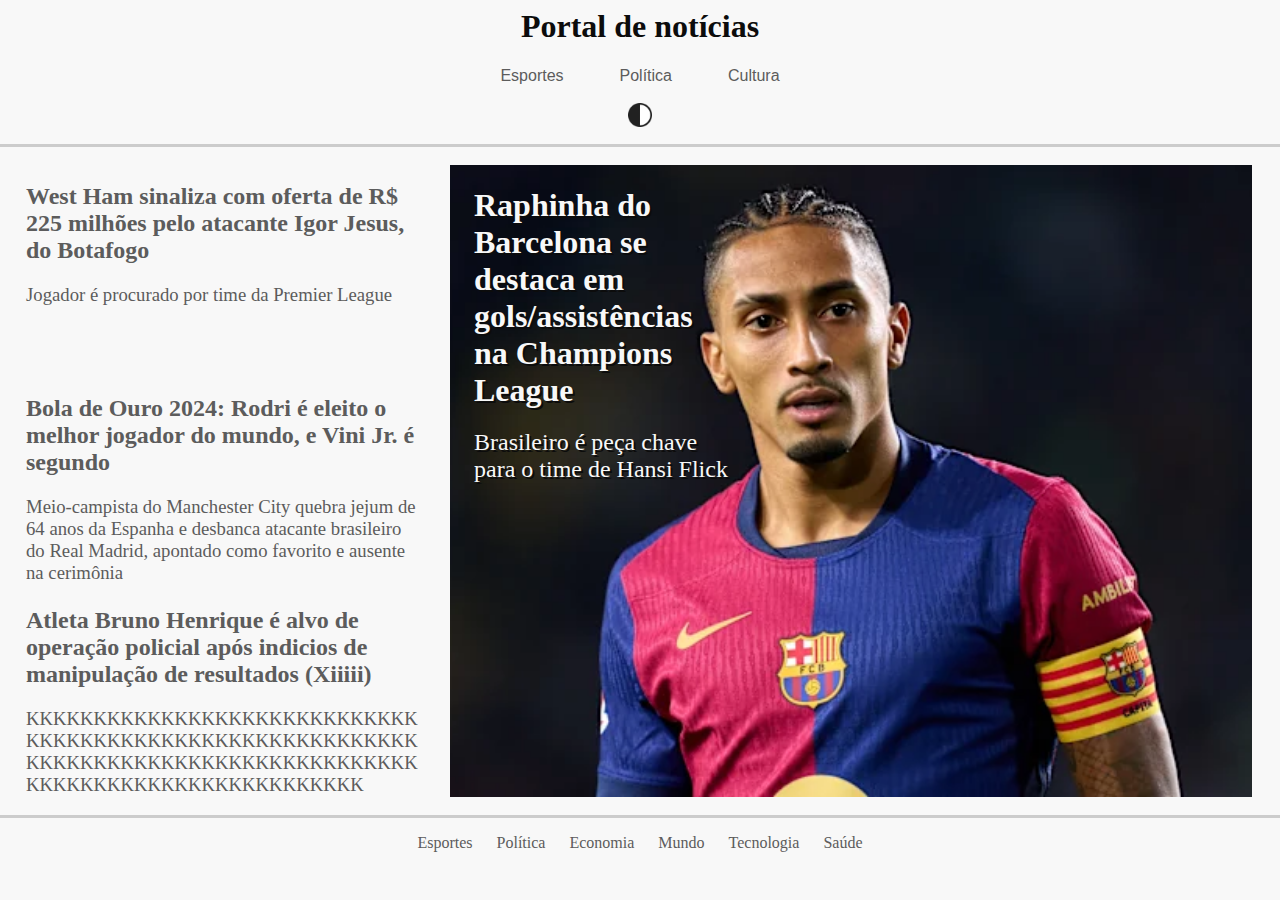
<file: index.html>
<html>

<head>
    <title>
        Site de Noticias
    </title>

    <link rel="stylesheet" href="style.css">
</head>

<body>
    <header>
        <a href="index.html" , style="margin: 0;">
            <h1 style="color: var(--texto);"> Portal de notícias </h1>
        </a>
        <p>
        <table>
            <tc> 
                <button class="btn_invisivel" id="btnEsportes">
                    <a>Esportes</a> 
                </button>
            </tc>

            <tc> 
                <button class="btn_invisivel" id="btnPolítica">
                    <a>Política</a> 
                </button>
            </tc>

            <tc> 
                <button class="btn_invisivel" id="btnCultura">
                    <a>Cultura</a>
                </button>
            </tc>
        </table>
        </p>

        <p>
            <button class="btn_invisivel" id="btnModoNoturno">
                <img src="imagens/darkmode.png" alt="Ativar modo noturno" width="24px">
            </button>
        </p>
    </header>
    <p>
    <div class="destaques">
        <a href="noticia/igor_jesus.html">
            <div id="noticia1" class="card-vertical-destaque" style="grid-area: esquerda-baixo">
                <h2 id="titulo1">West Ham sinaliza com oferta de R$ 225 milhões pelo atacante Igor Jesus, do Botafogo</h2>
                <h3 id="subtitulo1">
                    Jogador é procurado por time da Premier League
                </h3>
            </div>
        </a>
        <a href="noticia/bola_de_ouro_2024.html">
            <div id="noticia2" class="card-vertical-destaque" style="grid-area: esquerda-meio">
                <h2 id="titulo2">Bola de Ouro 2024: Rodri é eleito o melhor jogador do mundo, e Vini Jr. é segundo</h2>
                <h3 id="subtitulo2">
                    Meio-campista do Manchester City quebra jejum de 64 anos da Espanha e desbanca atacante brasileiro do
                    Real Madrid,
                    apontado como favorito e ausente na cerimônia
                </h3>
            </div>
        </a>
        <a href="noticia/bruno_henrique.html">
            <div id="noticia3" class="card-vertical-destaque" style="grid-area: esquerda-cima">
                <h2 id="titulo3">Atleta Bruno Henrique é alvo de operação policial após indicios de manipulação de
                    resultados
                    (Xiiiii)</h2>
                <h3 id="subtitulo3">
                    KKKKKKKKKKKKKKKKKKKKKKKKKKKKKKKKKKKKKKKKKKKKKKKKKKKKKKKKKKKKKKKKKKKKKKKKKKKKKKKKKKKKKKKKKKKKKKKKKKKKKKKKKKKKKKKK
                </h3>
            </div>
        </a>
        <div class="card-vertical-destaque-central">
            <a href="noticia/raphinha.html">
                <div class="titulo-destaque">
                    <h1 id="titulo4">Raphinha do Barcelona se destaca em gols/assistências na Champions League</h1>
                    <h2 id="subtitulo4">
                        Brasileiro é peça chave para o time de Hansi Flick
                    </h2>
                </div>
                <img id="imagem-destaque" src="imagens/raphinha.webp" alt="Card Image">
    
            </a>
        </div>
    </div>
    </p>

    <footer>
        <p>
        <table>
            <tc> <a href="index.html">Esportes</a></tc>
            <tc> <a href="index.html">Política</a></tc>
            <tc> <a href="index.html">Economia</a></tc>
            <tc> <a href="index.html">Mundo</a></tc>
            <tc> <a href="index.html">Tecnologia</a></tc>
            <tc> <a href="index.html">Saúde</a></tc>
        </table>
        </p>

    </footer>

    <script src="index.js"></script>
</body>

</html>
</file>
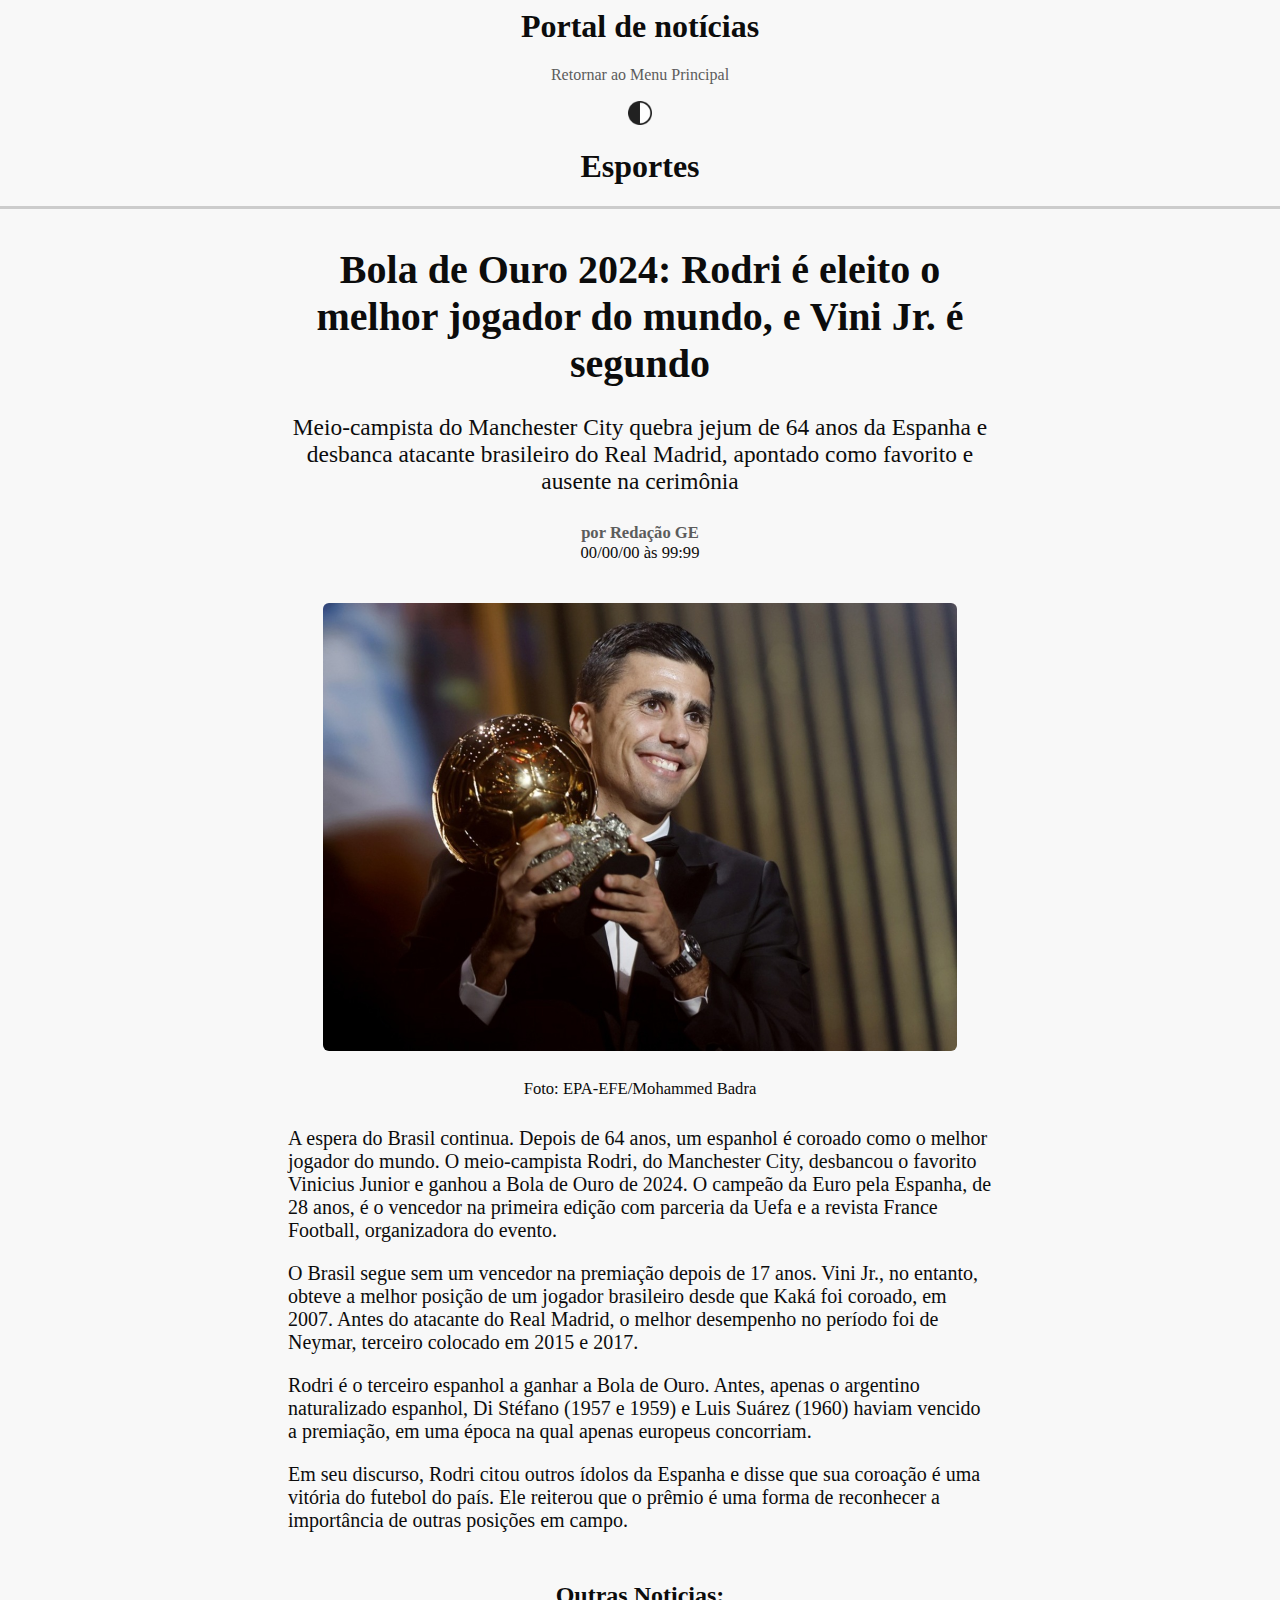
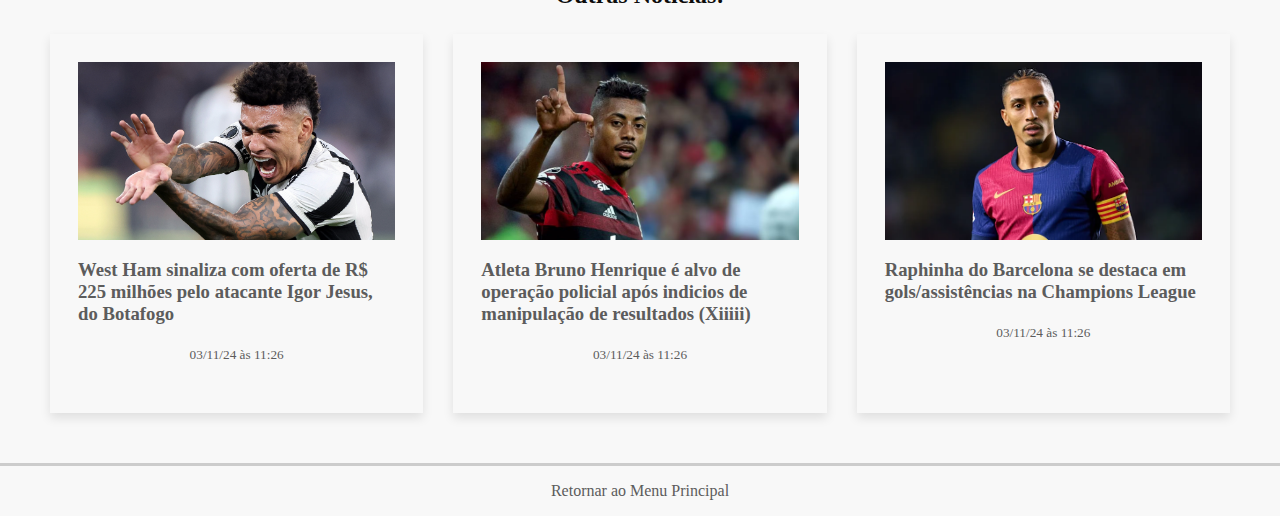
<file: noticia/bola_de_ouro_2024.html>
<html>

<head>
    <title>
        Site de Noticias
    </title>

    <link rel="stylesheet" href="../style.css">
</head>

<body>
    <header>
        <a href="../index.html", style="margin: 0;">
            <h1 style="color: var(--texto);"> Portal de notícias </h1>
        </a>
        <p>
            <table>
                <tc> <a href="../index.html">Retornar ao Menu Principal</a></tc>
            </table>
        </p>

        <p>
            <button class="btn_invisivel" id="btnModoNoturno">
                <img src="../imagens/darkmode.png" alt="Ativar modo noturno" width="24px">
            </button>
        </p>
        <h1>Esportes</h1>


    </header>
    <div class="corpo">
        <p>
            <h1>
                Bola de Ouro 2024: Rodri é eleito o melhor jogador do mundo, e Vini Jr. é segundo
            </h1>
            <h3>
                Meio-campista do Manchester City quebra jejum de 64 anos da Espanha e desbanca atacante brasileiro do Real Madrid,
                apontado como favorito e ausente na cerimônia
            </h3>
            <h5>

                <a href="https://ge.globo.com/futebol/futebol-internacional/noticia/2024/10/28/bola-de-ouro-2024-rodri-e-melhor-jogador-do-mundo-e-vini-jr-e-segundo.ghtml">
                    <b>por Redação GE</b>
                </a>
                <br>
                00/00/00 às 99:99
            </h3>
        </p>
        <p>
            <img src="../imagens/rodri.jpg">
            <h5>Foto: EPA-EFE/Mohammed Badra</h5>
        </p>
        <p>
            A espera do Brasil continua. Depois de 64 anos, um espanhol é coroado como o melhor jogador do mundo. O meio-campista
            Rodri, do Manchester City, desbancou o favorito Vinicius Junior e ganhou a Bola de Ouro de 2024. O campeão da Euro pela
            Espanha, de 28 anos, é o vencedor na primeira edição com parceria da Uefa e a revista France Football, organizadora do
            evento.

        </p>
        <p>
            O Brasil segue sem um vencedor na premiação depois de 17 anos. Vini Jr., no entanto, obteve a melhor posição de um
            jogador brasileiro desde que Kaká foi coroado, em 2007. Antes do atacante do Real Madrid, o melhor desempenho no período
            foi de Neymar, terceiro colocado em 2015 e 2017.
        </p>
        <p>
            Rodri é o terceiro espanhol a ganhar a Bola de Ouro. Antes, apenas o argentino naturalizado espanhol, Di Stéfano (1957 e
            1959) e Luis Suárez (1960) haviam vencido a premiação, em uma época na qual apenas europeus concorriam.

        </p>
        <p>
            Em seu discurso, Rodri citou outros ídolos da Espanha e disse que sua coroação é uma vitória do futebol do país. Ele
            reiterou que o prêmio é uma forma de reconhecer a importância de outras posições em campo.
        </p>
    </div>
    <h2 style="font-weight: bold; margin-bottom: 0;">
        Outras Noticias:
    </h2>
    <div class="lista-card-horizontal">
        <a href="igor_jesus.html" class="card-vertical">
            <img src="../imagens/igor jesus.jpg" alt="Card Image">
            <h3>West Ham sinaliza com oferta de R$ 225 milhões pelo atacante Igor Jesus, do Botafogo</h3>
            <h5>03/11/24 às 11:26</h5>
        </a>
        <a href="bruno_henrique.html" class="card-vertical">
            <img src="../imagens/brunohenrique.png" alt="Card Image">
            <h3>Atleta Bruno Henrique é alvo de operação policial após indicios de manipulação de resultados (Xiiiii)</h3>
            <h5>03/11/24 às 11:26</h5>
        </a>
        <a href="raphinha.html" class="card-vertical">
            <img src="../imagens/raphinha.webp" alt="Card Image">
            <h3>Raphinha do Barcelona se destaca em gols/assistências na Champions League</h3>
            <h5>03/11/24 às 11:26</h5>
        </a>
    </div>
    <footer>
        <p>
            <table>
                <tc> <a href="../index.html">Retornar ao Menu Principal</a></tc>
            </table>
        </p>

    </footer>

    <script src="../index.js"></script>
</body>

</html>
</file>
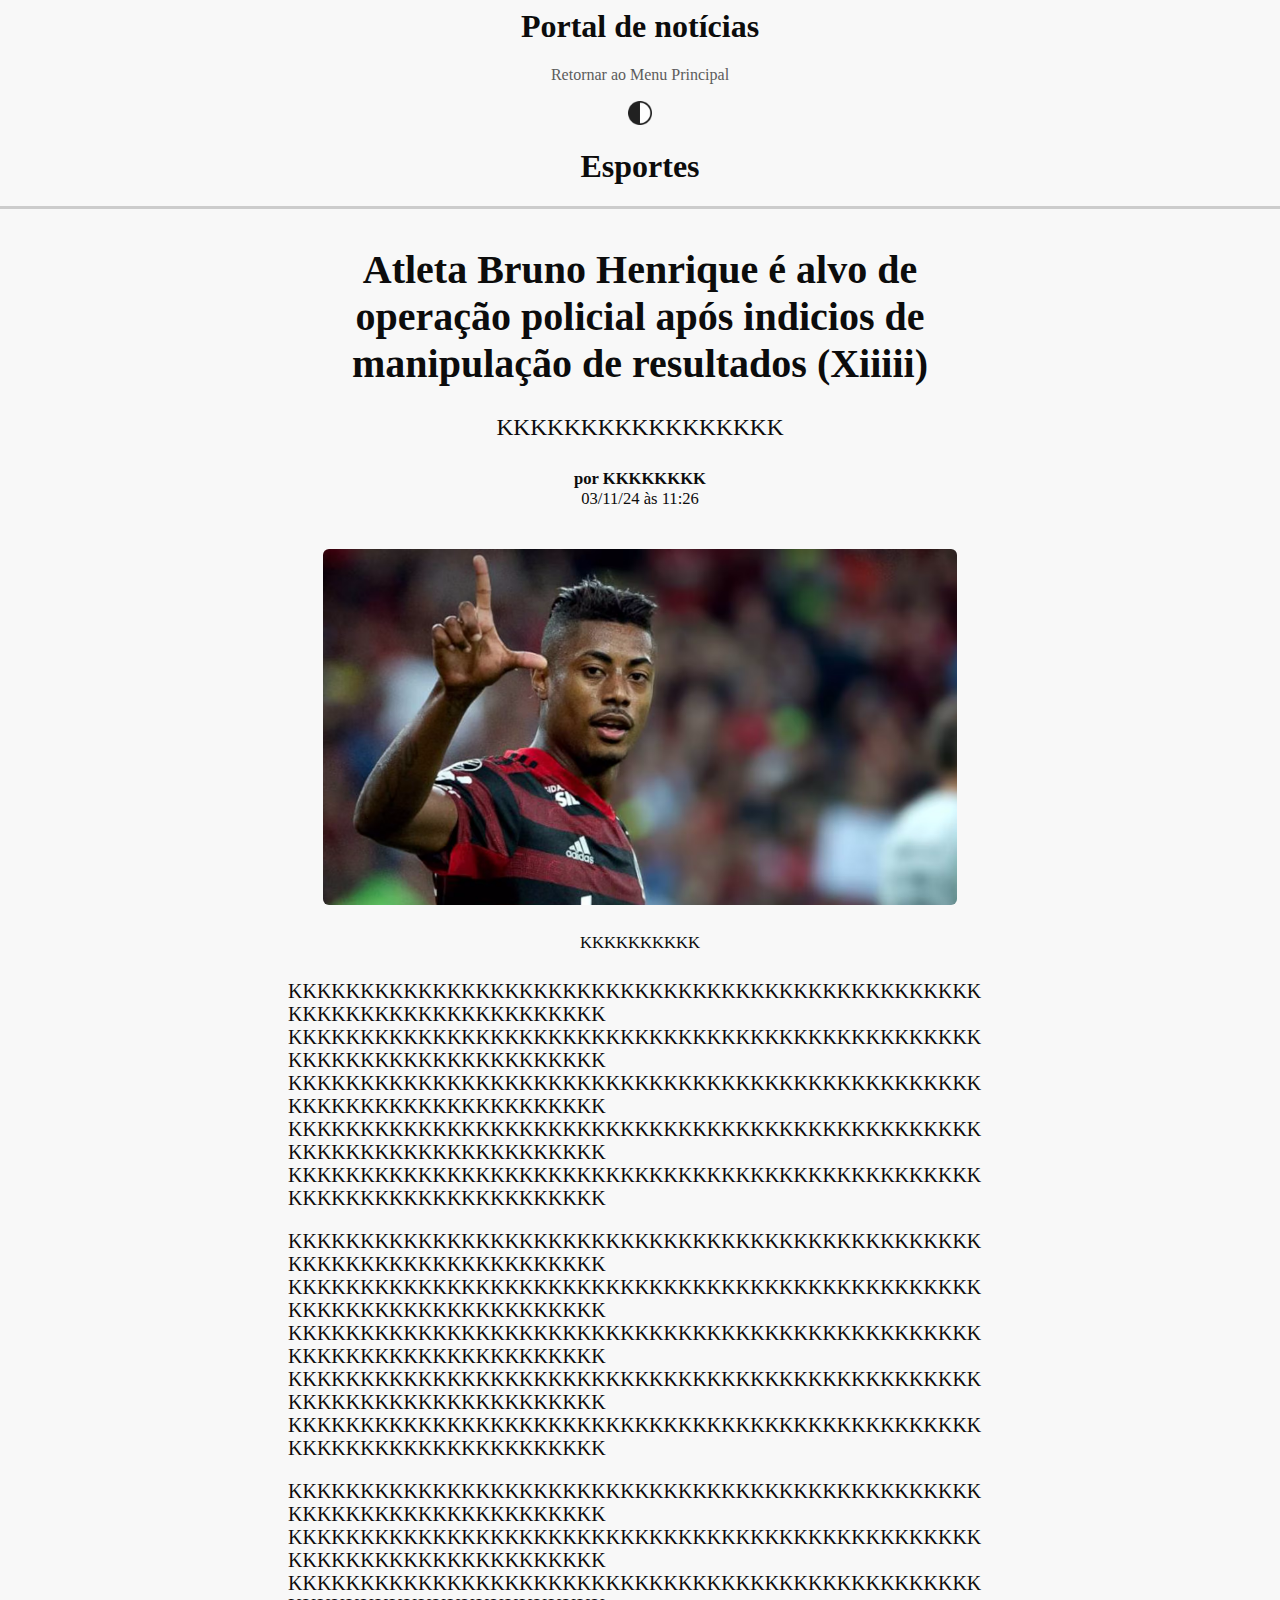
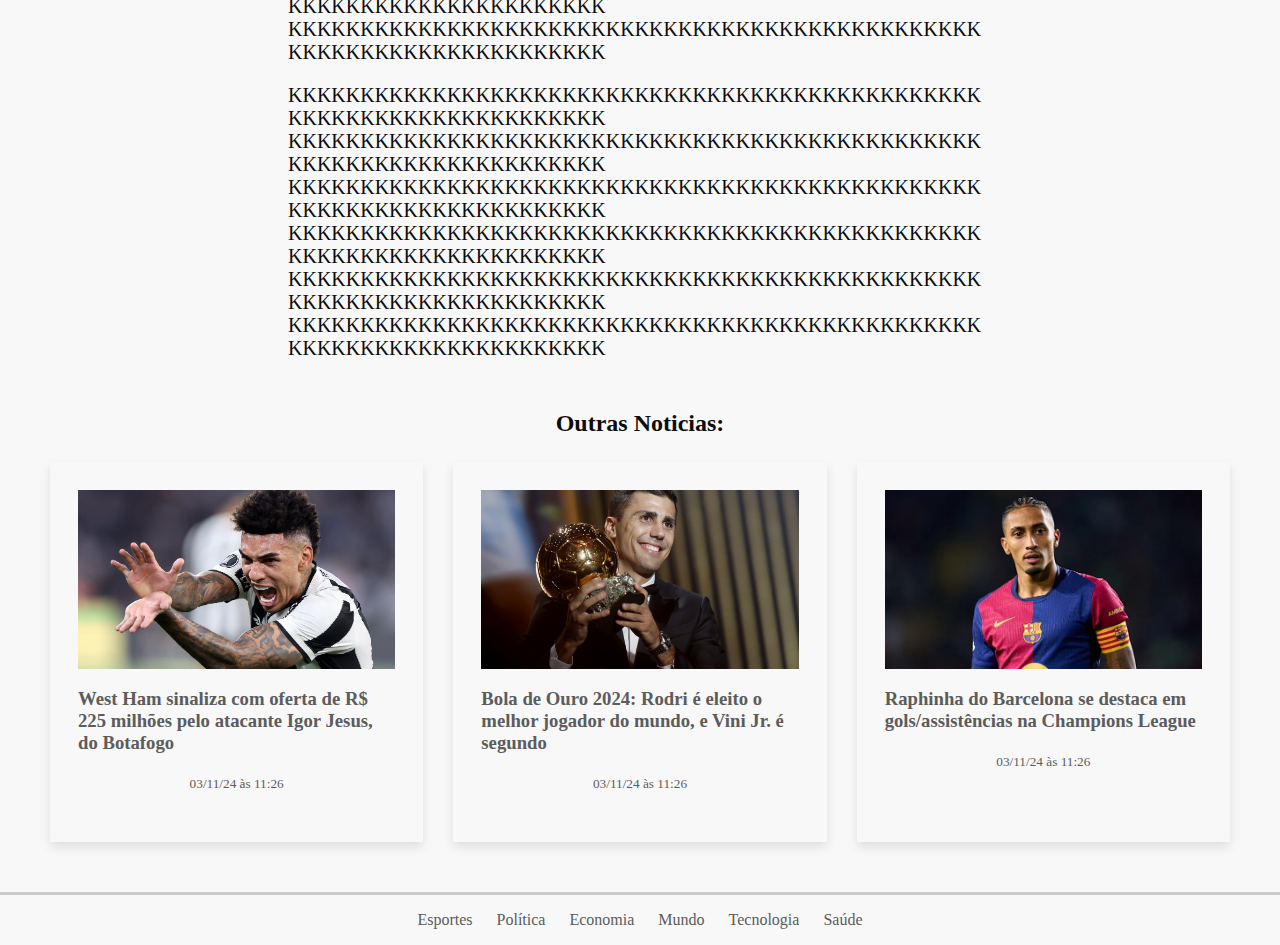
<file: noticia/bruno_henrique.html>
<html>

<head>
    <title>
        Site de Noticias
    </title>

    <link rel="stylesheet" href="../style.css">
</head>

<body>
    <header>
        <a href="../index.html", style="margin: 0;">
            <h1 style="color: var(--texto);"> Portal de notícias </h1>
        </a>
        <p>
            <table>
                <tc> <a href="../index.html">Retornar ao Menu Principal</a></tc>
            </table>
        </p>

        <p>
            <button class="btn_invisivel" id="btnModoNoturno">
                <img src="../imagens/darkmode.png" alt="Ativar modo noturno" width="24px">
            </button>
        </p>
        <h1>Esportes</h1>


    </header>
    <div class="corpo">
        <p>
            <h1>
                Atleta Bruno Henrique é alvo de operação policial após indicios de manipulação de resultados (Xiiiii)
            </h1>
            <h3>
                KKKKKKKKKKKKKKKKK
            </h3>
            <h5>
                <b>por KKKKKKKK</b>
                <br>
                03/11/24 às 11:26
            </h3>
        </p>
        <p>
            <img src="../imagens/brunohenrique.png">
            <h5>KKKKKKKKKK</h5>
        </p>
        <p>
            KKKKKKKKKKKKKKKKKKKKKKKKKKKKKKKKKKKKKKKKKKKKKKKKKKKKKKKKKKKKKKKKKKKKKK
            KKKKKKKKKKKKKKKKKKKKKKKKKKKKKKKKKKKKKKKKKKKKKKKKKKKKKKKKKKKKKKKKKKKKKK
            KKKKKKKKKKKKKKKKKKKKKKKKKKKKKKKKKKKKKKKKKKKKKKKKKKKKKKKKKKKKKKKKKKKKKK
            KKKKKKKKKKKKKKKKKKKKKKKKKKKKKKKKKKKKKKKKKKKKKKKKKKKKKKKKKKKKKKKKKKKKKK
            KKKKKKKKKKKKKKKKKKKKKKKKKKKKKKKKKKKKKKKKKKKKKKKKKKKKKKKKKKKKKKKKKKKKKK
        </p>
        <p>
            KKKKKKKKKKKKKKKKKKKKKKKKKKKKKKKKKKKKKKKKKKKKKKKKKKKKKKKKKKKKKKKKKKKKKK
            KKKKKKKKKKKKKKKKKKKKKKKKKKKKKKKKKKKKKKKKKKKKKKKKKKKKKKKKKKKKKKKKKKKKKK
            KKKKKKKKKKKKKKKKKKKKKKKKKKKKKKKKKKKKKKKKKKKKKKKKKKKKKKKKKKKKKKKKKKKKKK
            KKKKKKKKKKKKKKKKKKKKKKKKKKKKKKKKKKKKKKKKKKKKKKKKKKKKKKKKKKKKKKKKKKKKKK
            KKKKKKKKKKKKKKKKKKKKKKKKKKKKKKKKKKKKKKKKKKKKKKKKKKKKKKKKKKKKKKKKKKKKKK
        </p>
        <p>
            KKKKKKKKKKKKKKKKKKKKKKKKKKKKKKKKKKKKKKKKKKKKKKKKKKKKKKKKKKKKKKKKKKKKKK
            KKKKKKKKKKKKKKKKKKKKKKKKKKKKKKKKKKKKKKKKKKKKKKKKKKKKKKKKKKKKKKKKKKKKKK
            KKKKKKKKKKKKKKKKKKKKKKKKKKKKKKKKKKKKKKKKKKKKKKKKKKKKKKKKKKKKKKKKKKKKKK
            KKKKKKKKKKKKKKKKKKKKKKKKKKKKKKKKKKKKKKKKKKKKKKKKKKKKKKKKKKKKKKKKKKKKKK
        </p>
        <p>
            KKKKKKKKKKKKKKKKKKKKKKKKKKKKKKKKKKKKKKKKKKKKKKKKKKKKKKKKKKKKKKKKKKKKKK
            KKKKKKKKKKKKKKKKKKKKKKKKKKKKKKKKKKKKKKKKKKKKKKKKKKKKKKKKKKKKKKKKKKKKKK
            KKKKKKKKKKKKKKKKKKKKKKKKKKKKKKKKKKKKKKKKKKKKKKKKKKKKKKKKKKKKKKKKKKKKKK
            KKKKKKKKKKKKKKKKKKKKKKKKKKKKKKKKKKKKKKKKKKKKKKKKKKKKKKKKKKKKKKKKKKKKKK
            KKKKKKKKKKKKKKKKKKKKKKKKKKKKKKKKKKKKKKKKKKKKKKKKKKKKKKKKKKKKKKKKKKKKKK
            KKKKKKKKKKKKKKKKKKKKKKKKKKKKKKKKKKKKKKKKKKKKKKKKKKKKKKKKKKKKKKKKKKKKKK
        </p>
    </div>
    <h2 style="font-weight: bold; margin-bottom: 0;">
        Outras Noticias:
    </h2>
    <div class="lista-card-horizontal">
        <a href="igor_jesus.html" class="card-vertical">
            <img src="../imagens/igor jesus.jpg" alt="Card Image">
            <h3>West Ham sinaliza com oferta de R$ 225 milhões pelo atacante Igor Jesus, do Botafogo</h3>
            <h5>03/11/24 às 11:26</h5>
        </a>
        <a href="bola_de_ouro_2024.html" class="card-vertical">
            <img src="../imagens/rodri.jpg" alt="Card Image">
            <h3>Bola de Ouro 2024: Rodri é eleito o melhor jogador do mundo, e Vini Jr. é segundo</h3>
            <h5>03/11/24 às 11:26</h5>
        </a>
        <a href="raphinha.html" class="card-vertical">
            <img src="../imagens/raphinha.webp" alt="Card Image">
            <h3>Raphinha do Barcelona se destaca em gols/assistências na Champions League</h3>
            <h5>03/11/24 às 11:26</h5>
        </a>
    </div>
    <footer>
        <p>
        <table>
            <tc> <a href="../index.html">Esportes</a></tc>
            <tc> <a href="../index.html">Política</a></tc>
            <tc> <a href="../index.html">Economia</a></tc>
            <tc> <a href="../index.html">Mundo</a></tc>
            <tc> <a href="../index.html">Tecnologia</a></tc>
            <tc> <a href="../index.html">Saúde</a></tc>
        </table>
        </p>

    </footer>

    <script src="../index.js"></script>
</body>

</html>
</file>
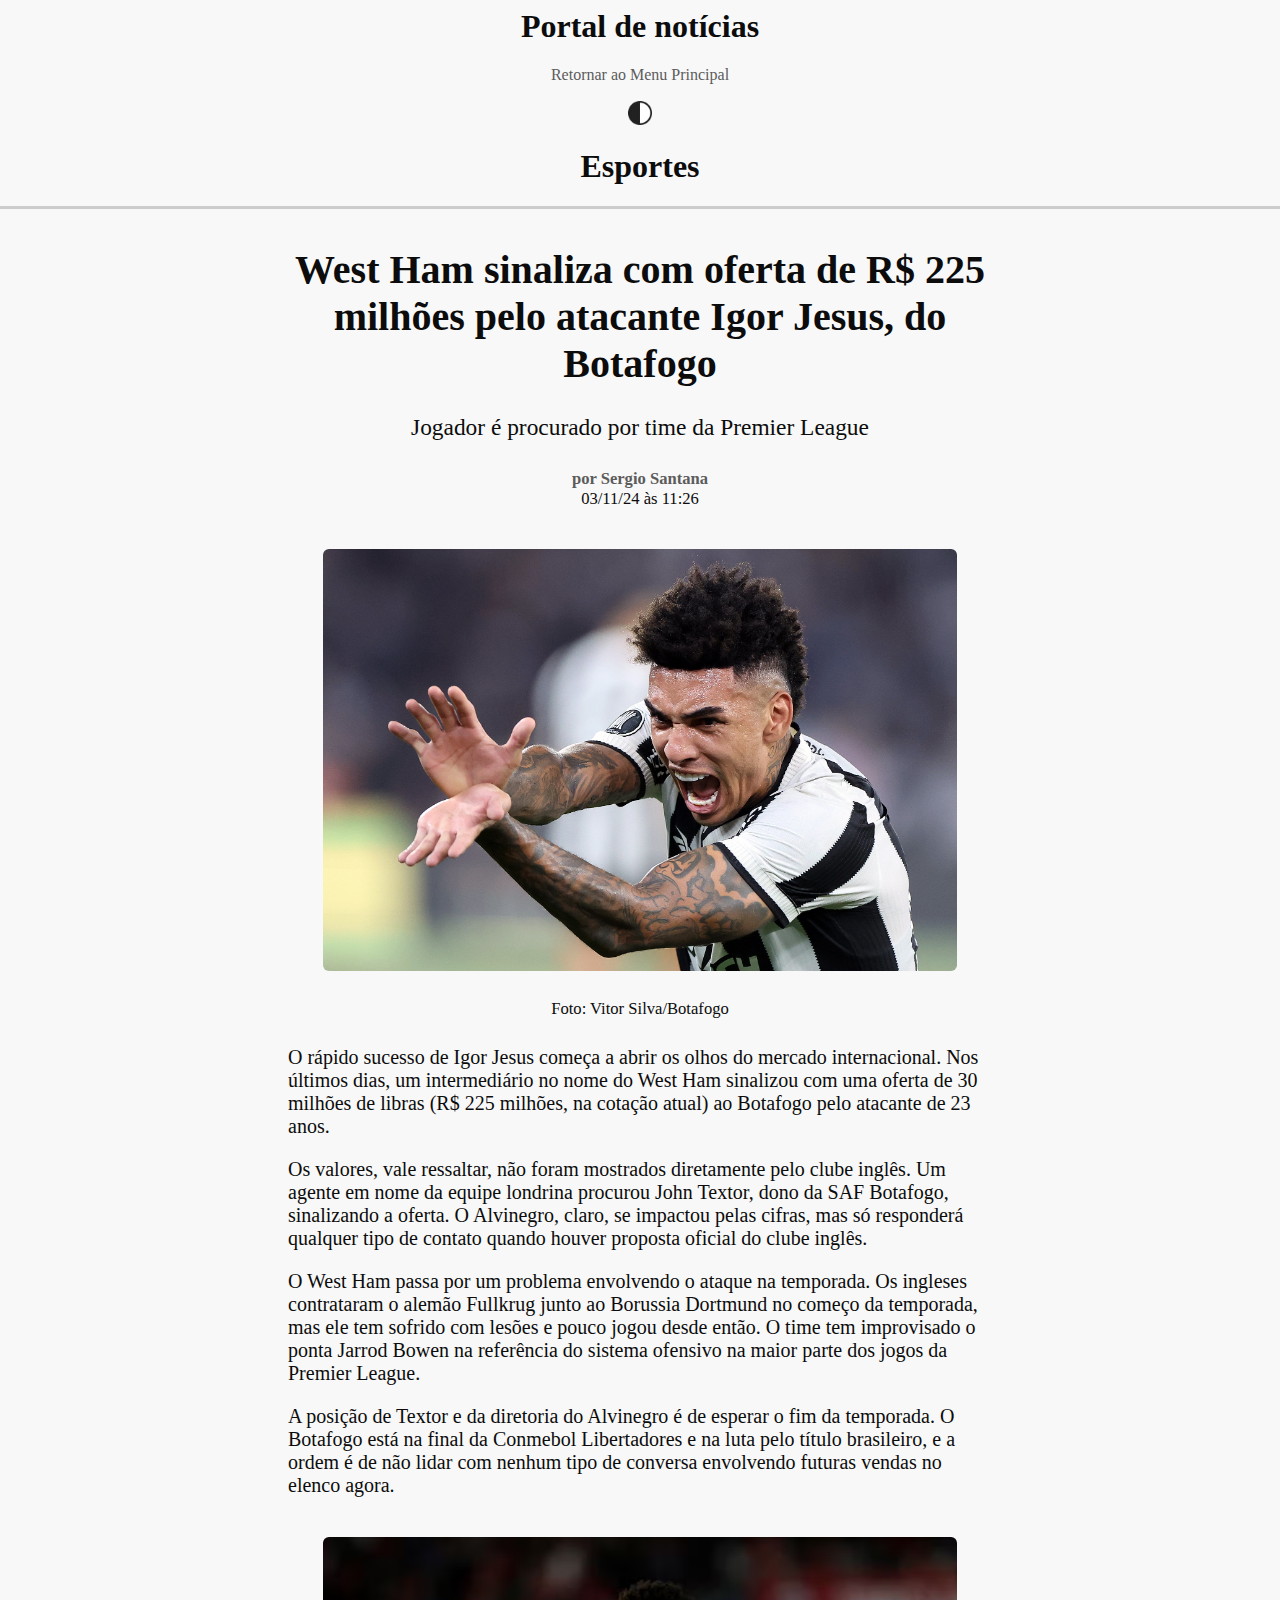
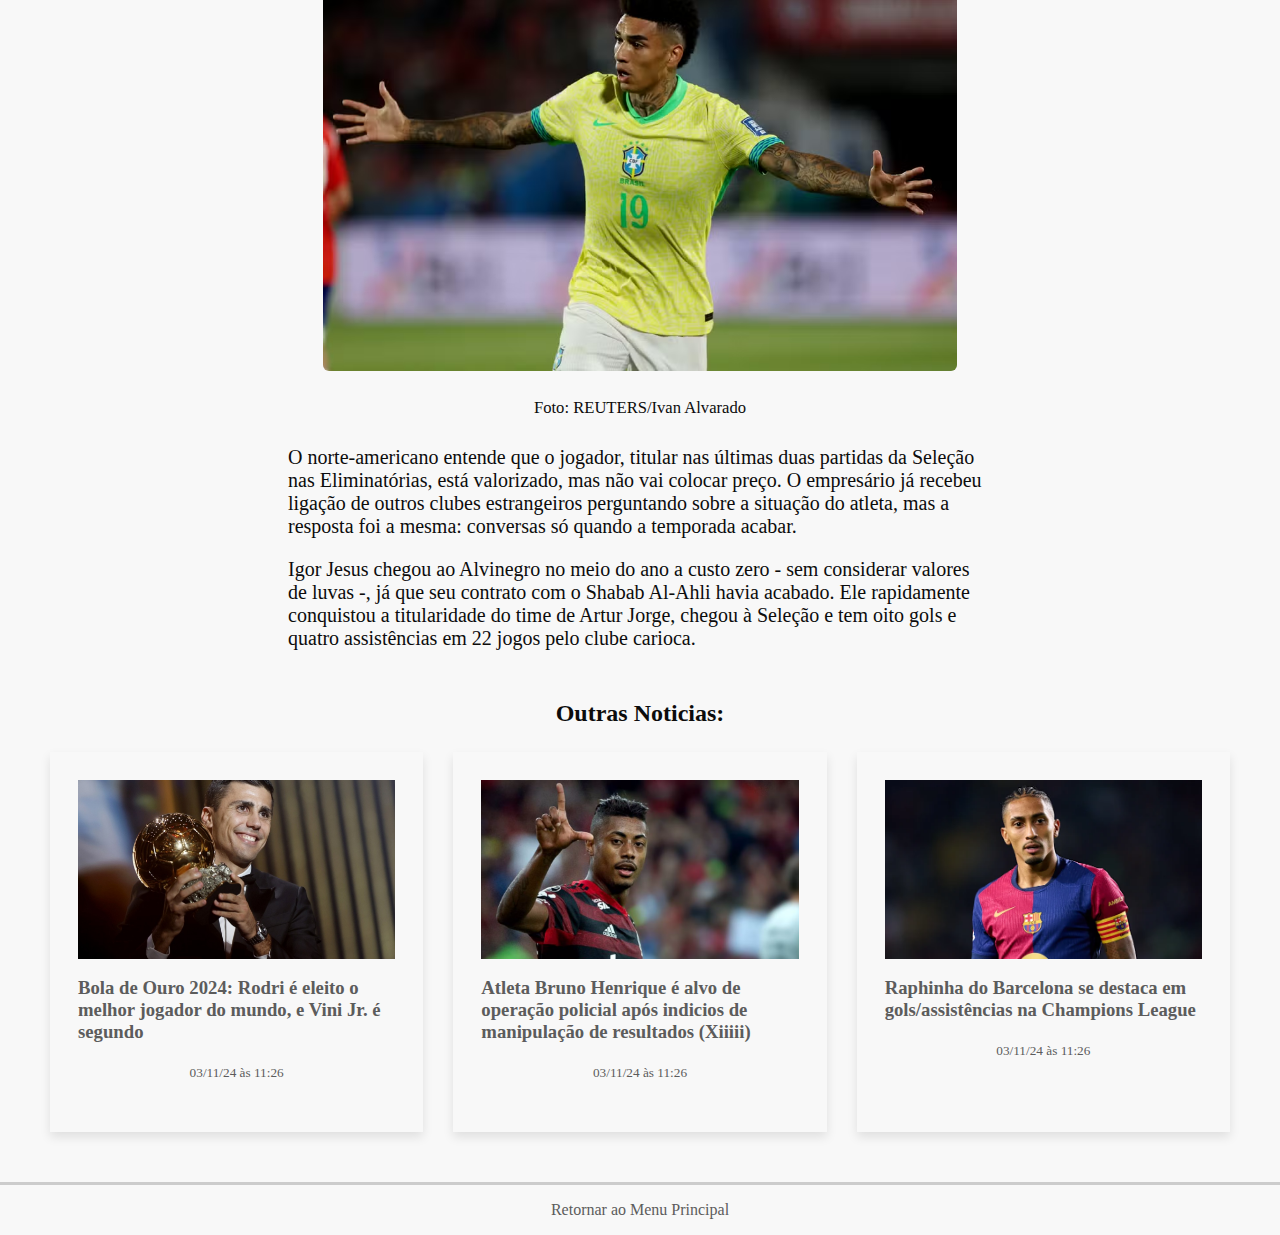
<file: noticia/igor_jesus.html>
<html>

<head>
    <title>
        Site de Noticias
    </title>

    <link rel="stylesheet" href="../style.css">
</head>

<body>
    <header>
        <a href="../index.html", style="margin: 0;">
            <h1 style="color: var(--texto);"> Portal de notícias </h1>
        </a>
        <p>
            <table>
                <tc> <a href="../index.html">Retornar ao Menu Principal</a></tc>
            </table>
        </p>


        <p>
            <button class="btn_invisivel" id="btnModoNoturno">
                <img src="../imagens/darkmode.png" alt="Ativar modo noturno" width="24px">
            </button>
        </p>
        <h1>Esportes</h1>


    </header>
    <div class="corpo">
        <p>
            <h1>
                West Ham sinaliza com oferta de R$ 225 milhões pelo atacante Igor Jesus, do Botafogo
            </h1>
            <h3>
                Jogador é procurado por time da Premier League
            </h3>
            <h5>
                <a href="https://ge.globo.com/futebol/times/botafogo/noticia/2024/11/03/intermediarios-do-west-ham-sinalizam-com-oferta-de-r-225-milhoes-a-igor-jesus-do-botafogo.ghtml">
                    <b>por Sergio Santana</b>
                </a>
                <br>
                03/11/24 às 11:26
            </h3>
        </p>
        <p>
            <img src="../imagens/igor jesus.jpg">
            <h5>Foto: Vitor Silva/Botafogo</h5>
        </p>
        <p>
            O rápido sucesso de Igor Jesus começa a abrir os olhos do mercado internacional. Nos últimos dias, um intermediário no
            nome do West Ham sinalizou com uma oferta de 30 milhões de libras (R$ 225 milhões, na cotação atual) ao Botafogo pelo
            atacante de 23 anos.
        </p>
        <p>
            Os valores, vale ressaltar, não foram mostrados diretamente pelo clube inglês. Um agente em nome da equipe londrina
            procurou John Textor, dono da SAF Botafogo, sinalizando a oferta. O Alvinegro, claro, se impactou pelas cifras, mas só
            responderá qualquer tipo de contato quando houver proposta oficial do clube inglês.
        </p>
        <p>
            O West Ham passa por um problema envolvendo o ataque na temporada. Os ingleses contrataram o alemão Fullkrug junto ao
            Borussia Dortmund no começo da temporada, mas ele tem sofrido com lesões e pouco jogou desde então. O time tem
            improvisado o ponta Jarrod Bowen na referência do sistema ofensivo na maior parte dos jogos da Premier League.
        </p>
        <p>
            A posição de Textor e da diretoria do Alvinegro é de esperar o fim da temporada. O Botafogo está na final da Conmebol
            Libertadores e na luta pelo título brasileiro, e a ordem é de não lidar com nenhum tipo de conversa envolvendo futuras
            vendas no elenco agora.
        </p>
        <p>
            <img src="../imagens/igor jesus2.avif">
            <h5>Foto: REUTERS/Ivan Alvarado</h5>
        </p>
        <p>
            O norte-americano entende que o jogador, titular nas últimas duas partidas da Seleção nas Eliminatórias, está
            valorizado, mas não vai colocar preço. O empresário já recebeu ligação de outros clubes estrangeiros perguntando sobre a
            situação do atleta, mas a resposta foi a mesma: conversas só quando a temporada acabar.

        </p>
        <p>
            Igor Jesus chegou ao Alvinegro no meio do ano a custo zero - sem considerar valores de luvas -, já que seu contrato com
            o Shabab Al-Ahli havia acabado. Ele rapidamente conquistou a titularidade do time de Artur Jorge, chegou à Seleção e tem
            oito gols e quatro assistências em 22 jogos pelo clube carioca.

        </p>
    </div>
    <h2 style="font-weight: bold; margin-bottom: 0;">
        Outras Noticias:
    </h2>
    <div class="lista-card-horizontal">
        <a href="bola_de_ouro_2024.html" class="card-vertical">
            <img src="../imagens/rodri.jpg" alt="Card Image">
            <h3>Bola de Ouro 2024: Rodri é eleito o melhor jogador do mundo, e Vini Jr. é segundo</h3>
            <h5>03/11/24 às 11:26</h5>
        </a>
        <a href="bruno_henrique.html" class="card-vertical">
            <img src="../imagens/brunohenrique.png" alt="Card Image">
            <h3>Atleta Bruno Henrique é alvo de operação policial após indicios de manipulação de resultados (Xiiiii)</h3>
            <h5>03/11/24 às 11:26</h5>
        </a>
        <a href="raphinha.html" class="card-vertical">
            <img src="../imagens/raphinha.webp" alt="Card Image">
            <h3>Raphinha do Barcelona se destaca em gols/assistências na Champions League</h3>
            <h5>03/11/24 às 11:26</h5>
        </a>
    </div>
    <footer>
        <p>
            <table>
                <tc> <a href="../index.html">Retornar ao Menu Principal</a></tc>
            </table>
        </p>

    </footer>

    <script src="../index.js"></script>
</body>

</html>
</file>
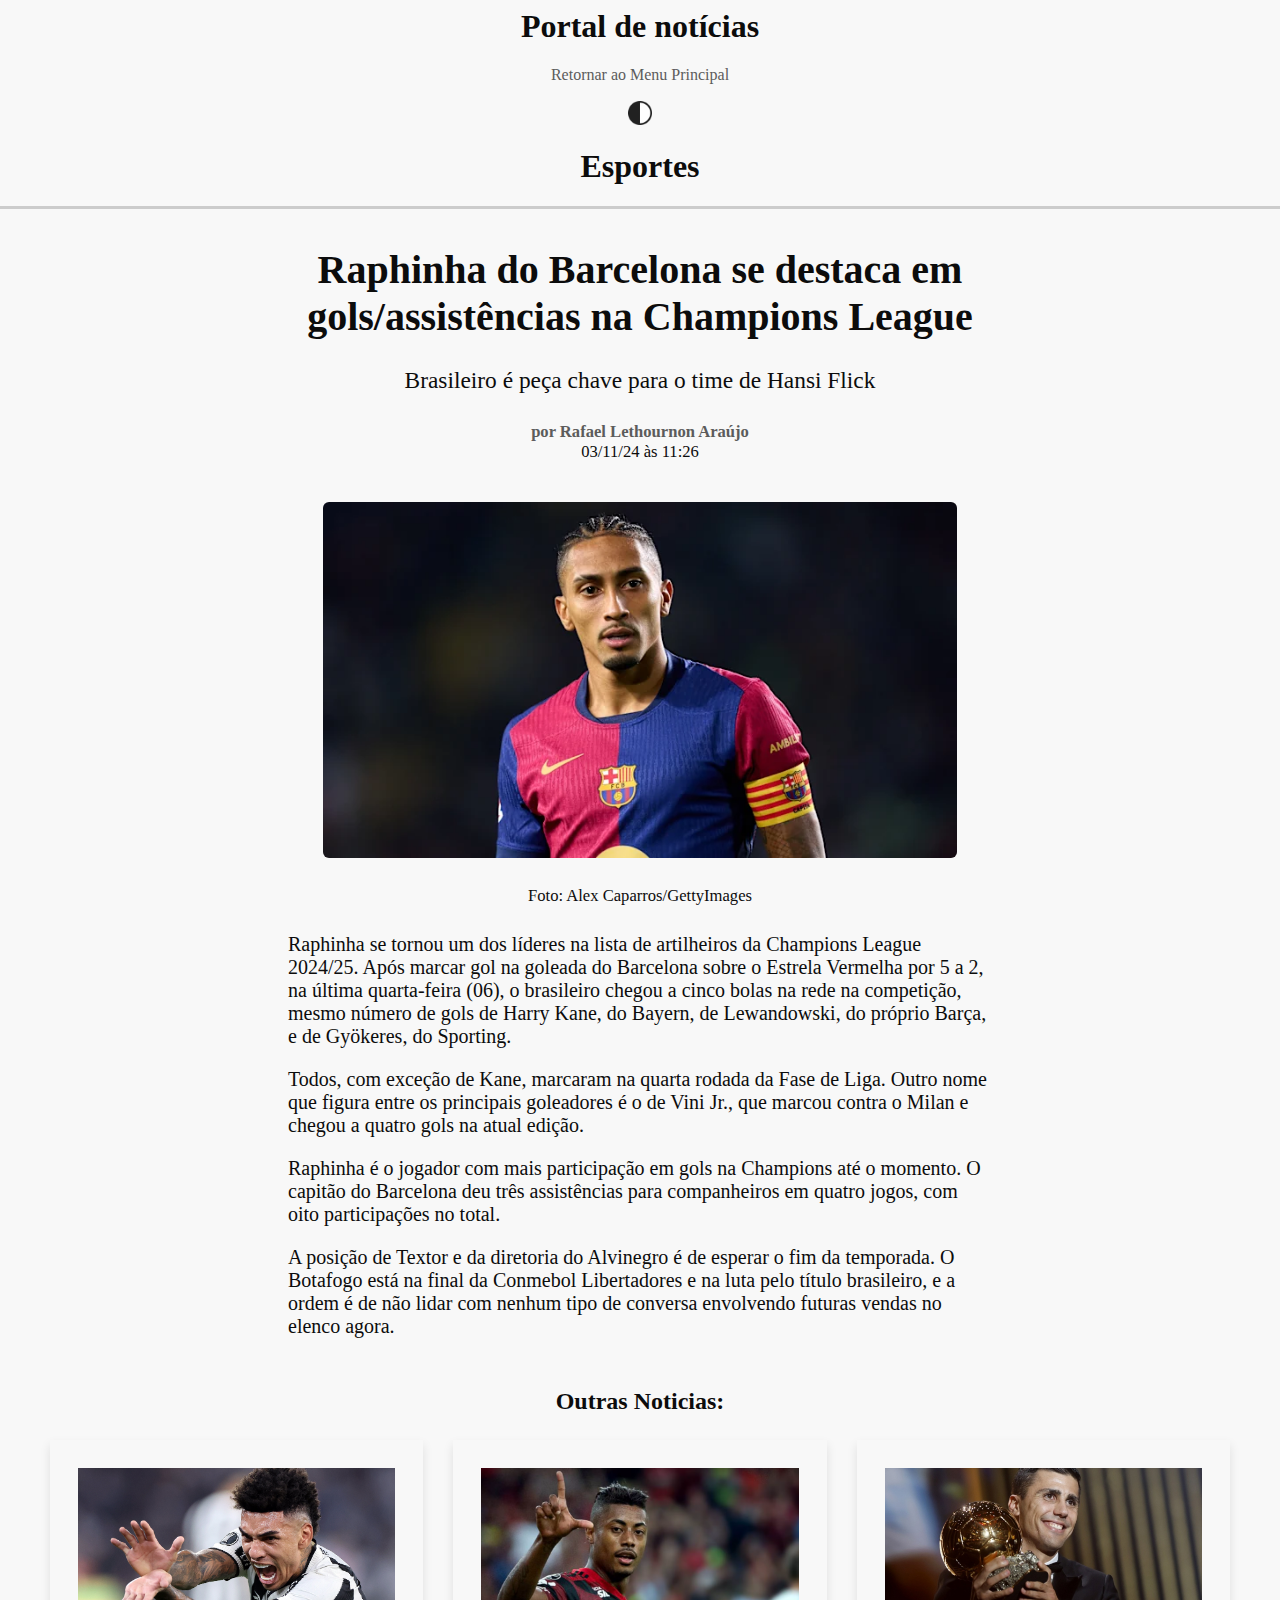
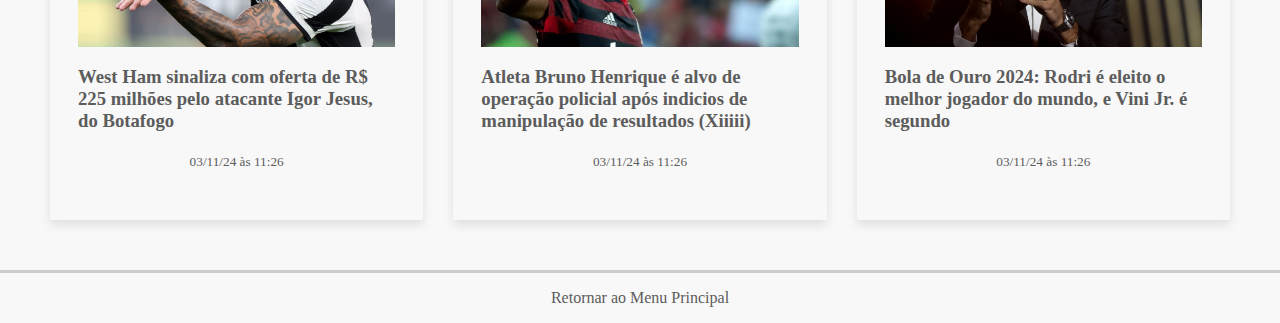
<file: noticia/raphinha.html>
<html>

<head>
    <title>
        Site de Noticias
    </title>

    <link rel="stylesheet" href="../style.css">
</head>

<body>
    <header>
        <a href="../index.html", style="margin: 0;">
            <h1 style="color: var(--texto);"> Portal de notícias </h1>
        </a>
        <p>
            <table>
                <tc> <a href="../index.html">Retornar ao Menu Principal</a></tc>
            </table>
        </p>


        <p>
            <button class="btn_invisivel" id="btnModoNoturno">
                <img src="../imagens/darkmode.png" alt="Ativar modo noturno" width="24px">
            </button>
        </p>
        <h1>Esportes</h1>


    </header>
    <div class="corpo">
        <p>
            <h1>
                Raphinha do Barcelona se destaca em gols/assistências na Champions League
            </h1>
            <h3>
                Brasileiro é peça chave para o time de Hansi Flick
            </h3>
            <h5>
                <a href="https://somosfanaticos.fans/br/futebol-europeu/barcelona/barcelona-raphinha-brilha-e-lidera-em-gols-e-assistencias-na-champions">
                    <b>por Rafael Lethournon Araújo</b>
                </a>
                <br>
                03/11/24 às 11:26
            </h3>
        </p>
        <p>
            <img src="../imagens/raphinha.webp">
            <h5>Foto: Alex Caparros/GettyImages</h5>
        </p>
        <p>
            Raphinha se tornou um dos líderes na lista de artilheiros da Champions League 2024/25. Após marcar gol na goleada do 
            Barcelona sobre o Estrela Vermelha por 5 a 2, na última quarta-feira (06), o brasileiro chegou a cinco bolas na rede na
            competição, mesmo número de gols de Harry Kane, do Bayern, de Lewandowski, do próprio Barça, e de Gyökeres, do Sporting.
        </p>
        <p>
            Todos, com exceção de Kane, marcaram na quarta rodada da Fase de Liga. Outro nome que figura entre os principais
            goleadores é o de Vini Jr., que marcou contra o Milan e chegou a quatro gols na atual edição.
        </p>
        <p>
            Raphinha é o jogador com mais participação em gols na Champions até o momento. O capitão do Barcelona deu três
            assistências para companheiros em quatro jogos, com oito participações no total.
        </p>
        <p>
            A posição de Textor e da diretoria do Alvinegro é de esperar o fim da temporada. O Botafogo está na final da Conmebol
            Libertadores e na luta pelo título brasileiro, e a ordem é de não lidar com nenhum tipo de conversa envolvendo futuras
            vendas no elenco agora.
        </p>
    </div>
    <h2 style="font-weight: bold; margin-bottom: 0;">
        Outras Noticias:
    </h2>
    <div class="lista-card-horizontal">
        <a href="igor_jesus.html" class="card-vertical">
            <img src="../imagens/igor jesus.jpg" alt="Card Image">
            <h3>West Ham sinaliza com oferta de R$ 225 milhões pelo atacante Igor Jesus, do Botafogo</h3>
            <h5>03/11/24 às 11:26</h5>
        </a>
        <a href="bruno_henrique.html" class="card-vertical">
            <img src="../imagens/brunohenrique.png" alt="Card Image">
            <h3>Atleta Bruno Henrique é alvo de operação policial após indicios de manipulação de resultados (Xiiiii)</h3>
            <h5>03/11/24 às 11:26</h5>
        </a>
        <a href="bola_de_ouro_2024.html" class="card-vertical">
            <img src="../imagens/rodri.jpg" alt="Card Image">
            <h3>Bola de Ouro 2024: Rodri é eleito o melhor jogador do mundo, e Vini Jr. é segundo</h3>
            <h5>03/11/24 às 11:26</h5>
        </a>
        
    </div>
    <footer>
        <p>
            <table>
                <tc> <a href="../index.html">Retornar ao Menu Principal</a></tc>
            </table>
        </p>

    </footer>

    <script src="../index.js"></script>
</body>

</html>
</file>
<file: style.css>
:root {
    --texto: #0c0c0c;
    --link: #5c5c5c;
    --fundo: #f8f8f8;
    --border: #cccccc;

    --texto-noturno: #f8f8f8;
    --fundo-noturno: #0c0c0c;
    --link-noturno: #cfcfcf;
    --border-noturno: #2b2b2b;
}

header
{
    text-align: center;
    font-weight: normal;
    padding-bottom: 0;

    border-bottom: solid;
    border-color: var(--border);
}

body {
    margin-left: auto;
    margin-right: auto;

    max-width: 100em;
    background-color: var(--fundo);
    color: var(--texto);


}

footer
{
    text-align: center;
    font-weight: normal;
    padding-bottom: 0;

    border-top: solid;
    border-color: var(--border);
}


p
{
    word-wrap: break-word;
    overflow-wrap: break-word;
}

h1 
{
    text-align: center;
    text-decoration: solid;
}

h2,
h3 
{
    text-align: center;
    font-weight: normal;
}

h4 
{
    margin-top: 0;
    font-style: italic;
    font-weight: normal;
}

h5 
{
    padding-top: 0;
    text-align: center;
    font-weight: normal;
}


a
{
    color: var(--link);
    text-decoration: none;
    font-weight: light;

    margin-right: 10px;
    margin-left: 10px;

    overflow-wrap: break-word;
}

a:hover
{
    color: var(--texto);
}

.btn_invisivel 
{
    background: transparent;
    border: none;

    color: var(--link);
    text-decoration: none;

    margin-right: 10px;
    margin-left: 10px;

    font-size: 16px;

    overflow-wrap: break-word;
}

btn_invisivel:hover {
    color: var(--texto);
}

.corpo 
{
    margin-left: auto;
    margin-right: auto;
    max-width: 55%;
    padding: 10px;

    font-size: 20;
    img 
    {
        display: block;

        margin-left: auto;
        margin-right: auto;
        margin-top: 2em;
    
        border-radius: 6px;
    
        max-width: 90%;
        max-height: 40%;

    }
}

.destaques
{
    display: grid;
    grid-template-columns: 35% 65%;
    grid-template-areas: 
        "esquerda-cima  central central"
        "esquerda-meio  central central"
        "esquerda-baixo central central";

    /* max-height: auto; */

    a
    {
        margin: 0px;
        padding: 0px;
        text-decoration: none;
    }
}

.destaques .card-vertical-destaque 
{
    background: var(--fundo);
    
    padding: 26px;
    padding-top: 0px;
    padding-bottom: 0px;
    margin-bottom: auto;
    margin-top: auto;

    border-radius: 0;
    text-decoration: none;

    min-height: 12em;

    transition: border 0.3s ease;

    h2 {
        text-align: left;
        font-weight: bold;
    }

    h3 {
        text-align: left;
    }
}

.card-vertical-destaque-central 
{
    grid-area: central;
    width: auto;

    border: 2px solid transparent;
    margin-right: 1.6em;

    img 
    {
        width: 100%;
        height: 100%;
        object-fit: cover;
    }
    
    .titulo-destaque
    {
        text-shadow: 2px 2px #0c0c0c;
        width: 20%;
        margin-left: 1.5em;
        max-height: fit-content;
        position: absolute;
        h1
        {
            color: var(--texto-noturno);
            text-align: left;
            margin-bottom: 6px;

        }
        h2
        {
            text-align: left;
            color: var(--texto-noturno);
        }
    }
}

.card-vertical-destaque-central:hover {
    border: 2px solid var(--texto);
}


.card-vertical-destaque .titulo-destaque
{
    display:flex;
    height: auto;
    width: auto;

    h1 {
        text-align: left;
        font-weight: bold;
    }

}

.lista-card-horizontal
{
    margin: 0;
    padding: 0;

    box-sizing: border-box;

    display: grid;
    grid-template-columns: repeat(auto-fill, minmax(300px, 1fr));
    max-width: 1250px;
    margin: 0 auto;
    margin-bottom: 25px;
    padding: 25px;
    gap: 10px;
}

.lista-card-horizontal .card-vertical
{
    background: var(--fundo);
    padding: 26px;
    border-radius: 0;
    box-shadow: 0px 5px 10px rgba(0, 0, 0, 0.1);
    list-style: none;
    text-decoration: none;
    border: 2px solid transparent;
    transition: border 0.3s ease;

    h3
    {
        text-align: left;
        font-weight: bold;
    }

}


.lista-card-horizontal .card-vertical h5
{
    text-align: center;
}

.lista-card-horizontal .card-vertical img {
    width: 100%;
    aspect-ratio: 16/9;
    object-fit: cover;
}

.lista-card-horizontal .card-vertical:hover {
    border: 2px solid var(--texto);
    size-adjust: 110%;
}
</file>
